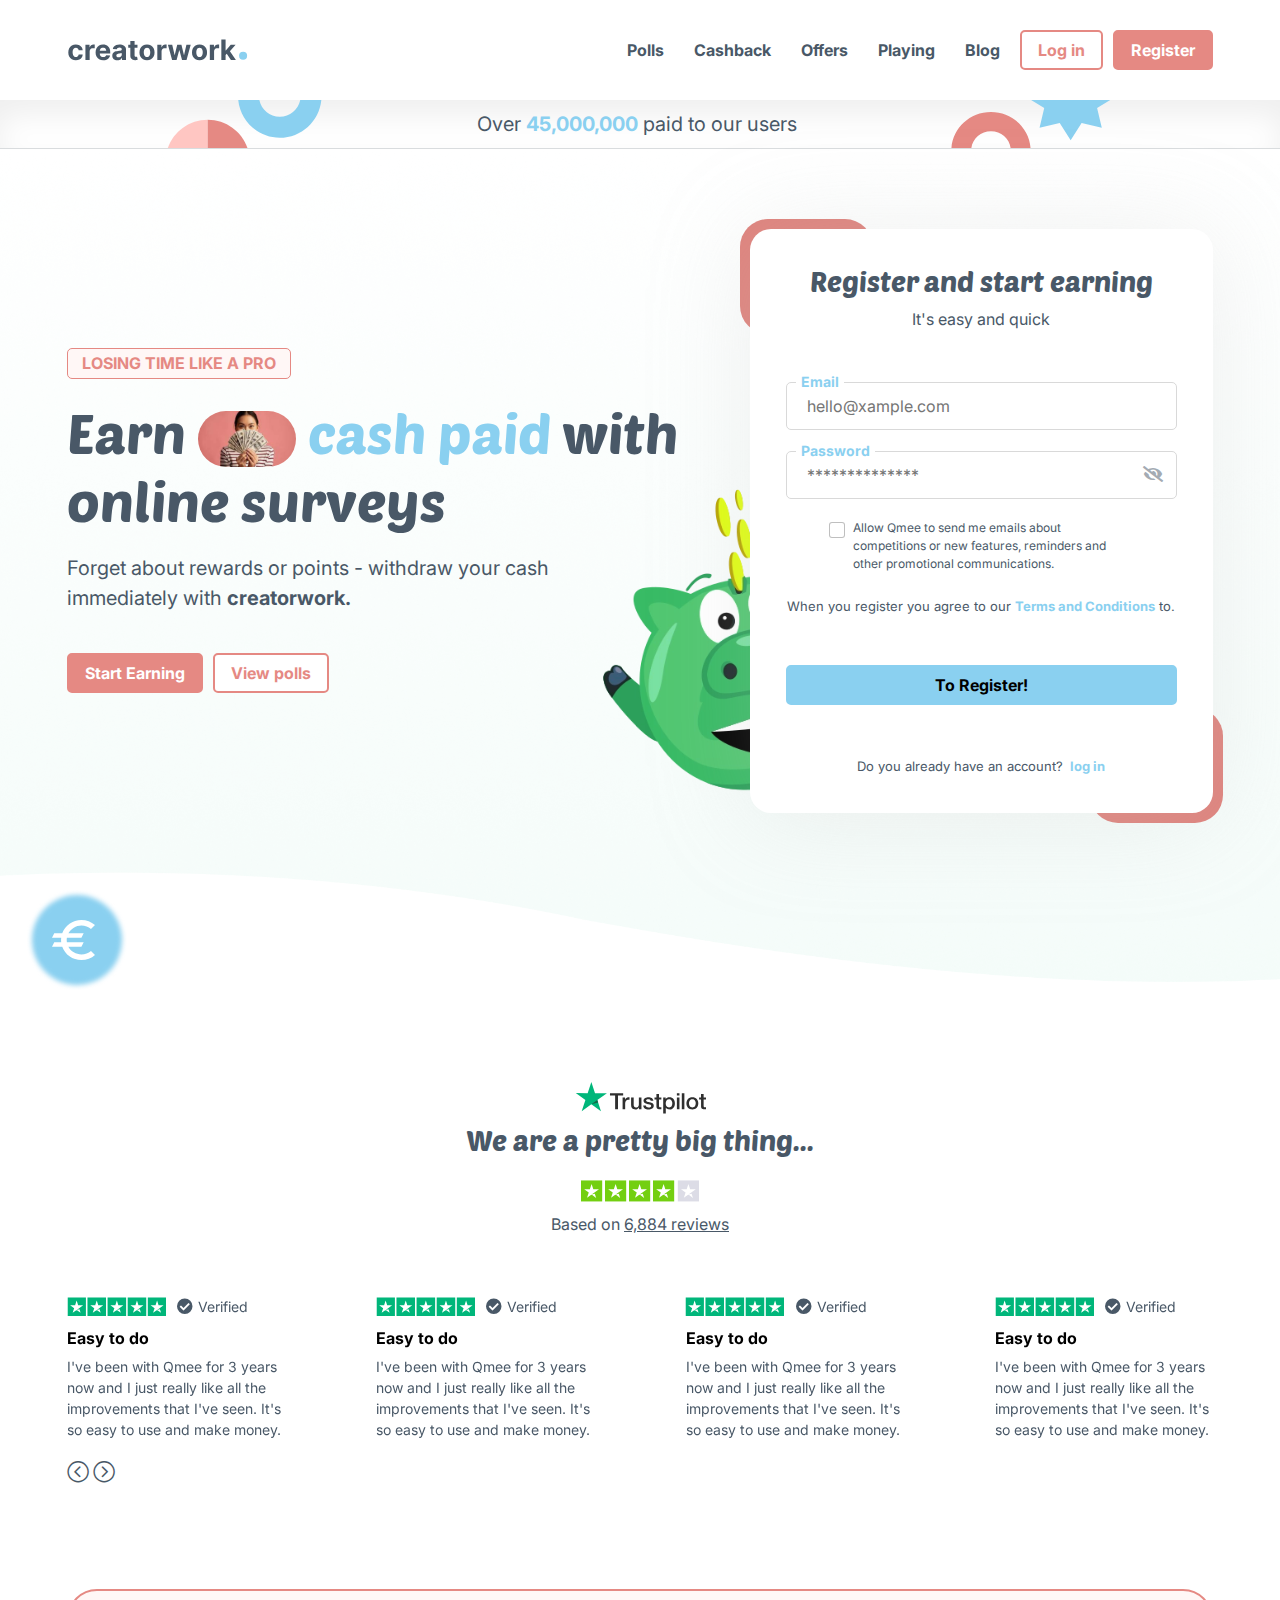
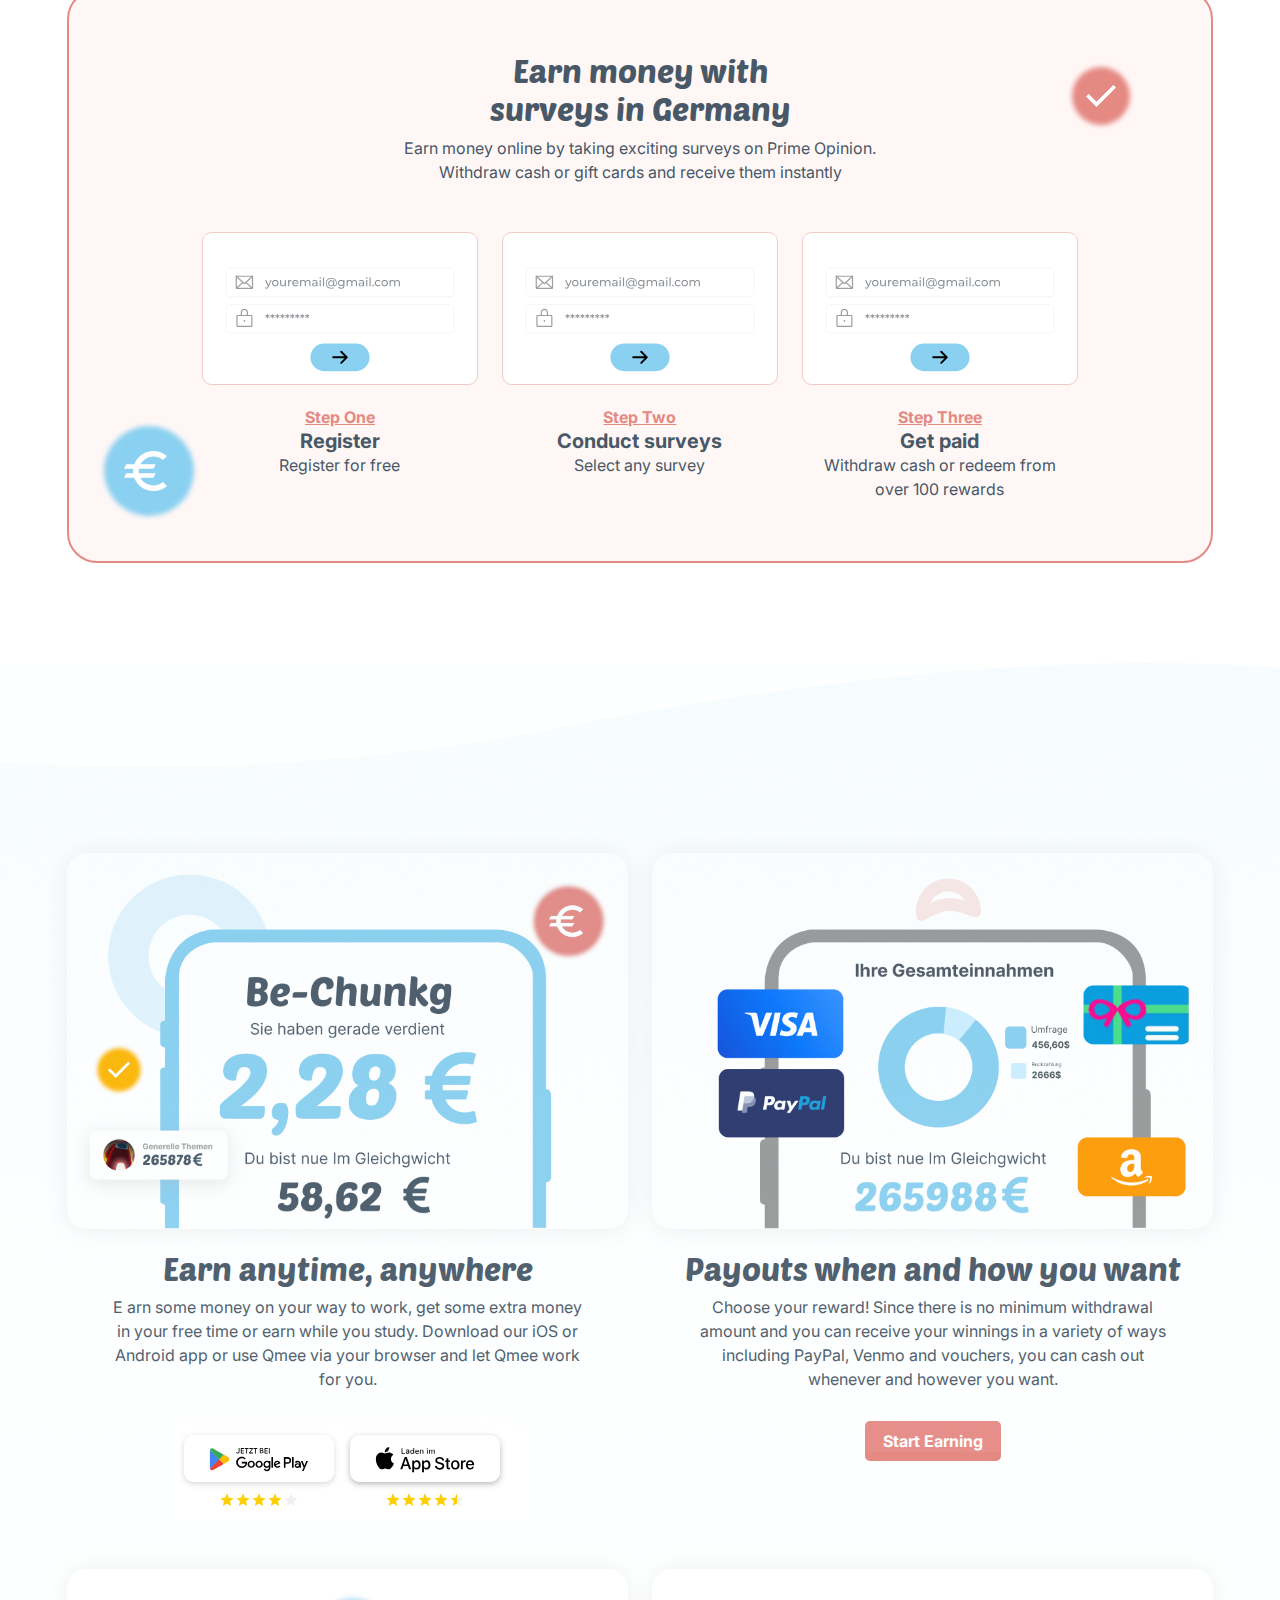
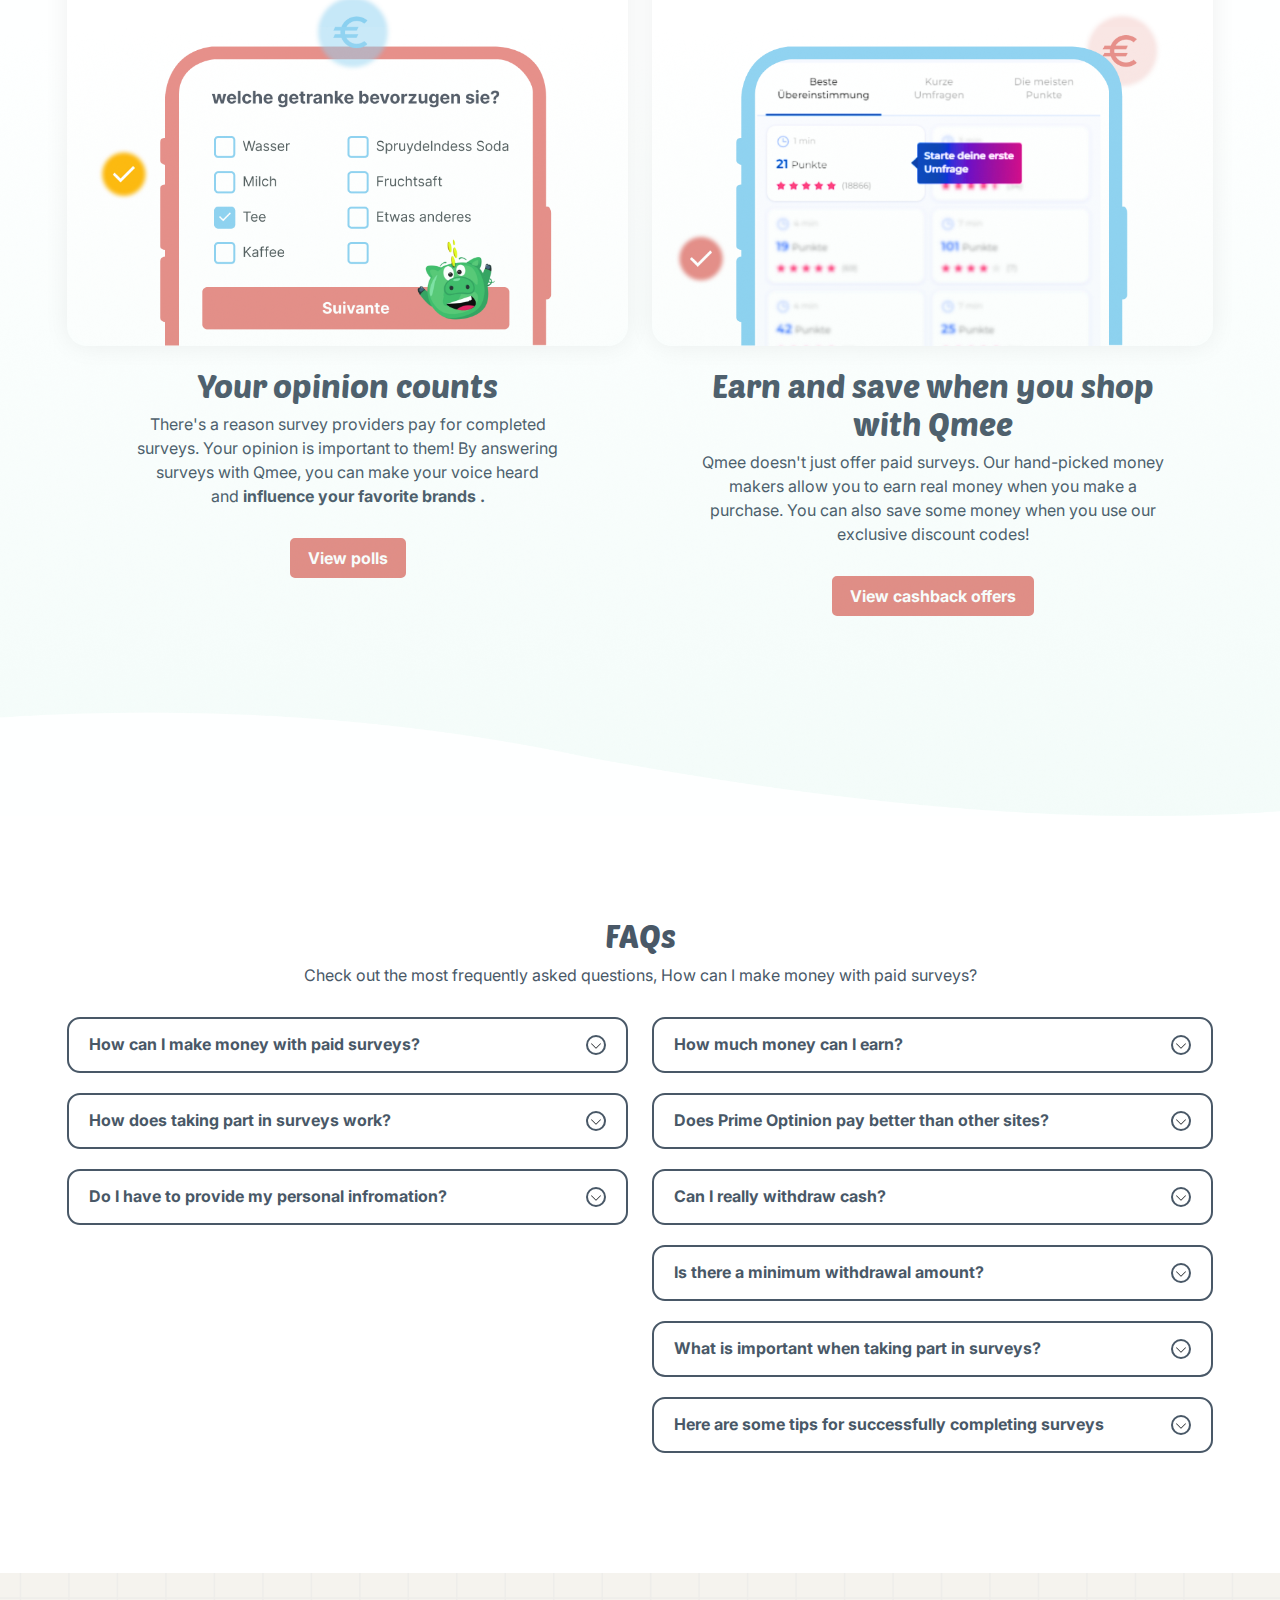
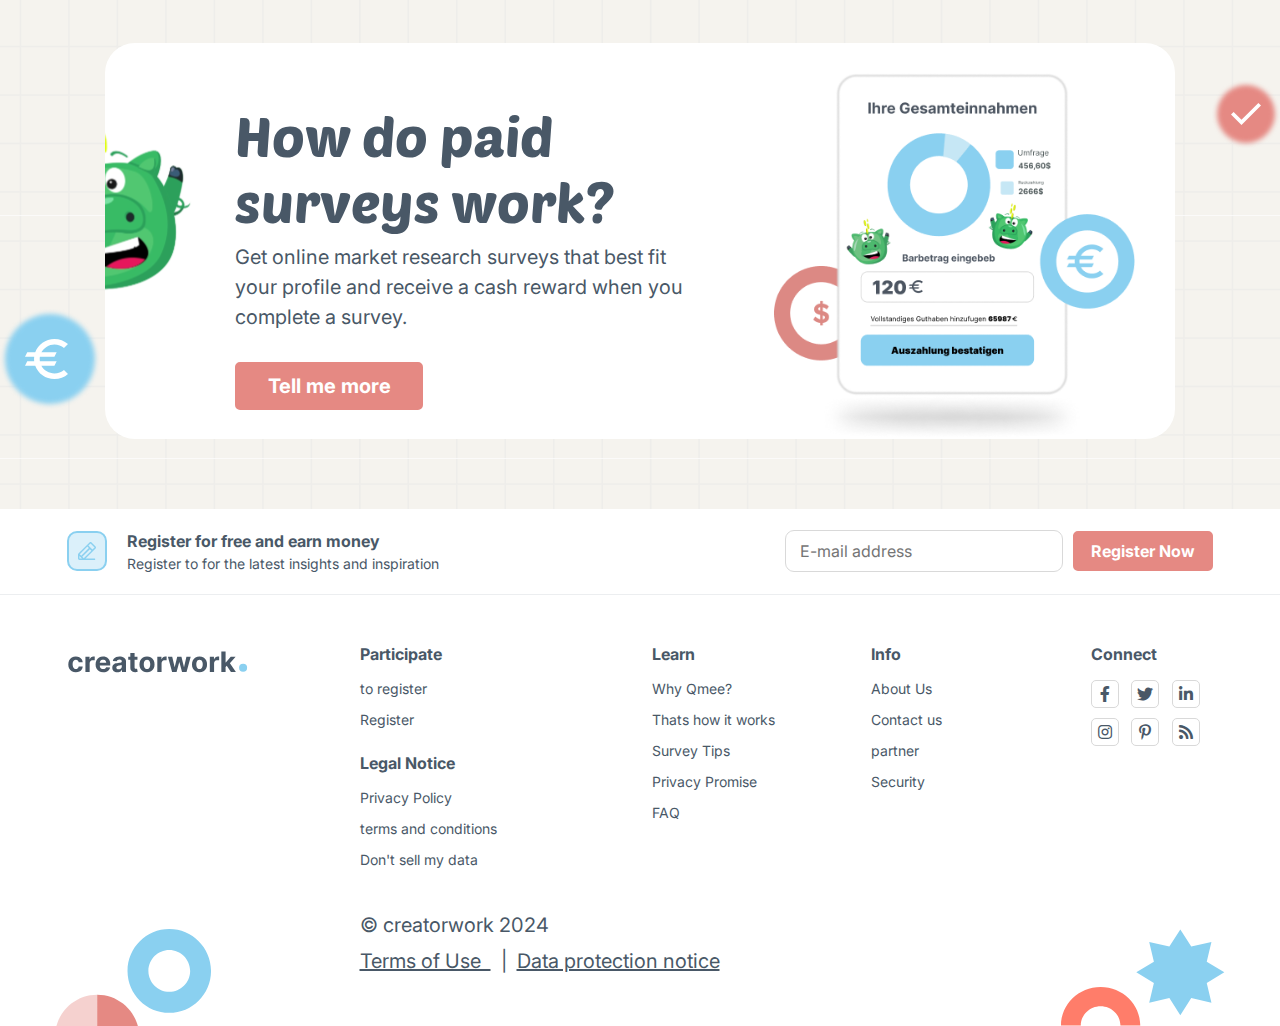
<file: index.html>
<!doctype html>
<html class="no-js" lang="">
    <head>
        <meta charset="utf-8">
        <meta http-equiv="x-ua-compatible" content="ie=edge">
        <title>Home</title>
        <meta name="description" content="">
        <meta name="viewport" content="width=device-width, initial-scale=1"> 
		<link rel="shortcut icon" type="image/x-icon" href="#">
        <!-- Place favicon.ico in the root directory -->
        
		<!-- CSS here -->
        <link rel="stylesheet" href="assets/css/bootstrap.min.css">
        <link rel="stylesheet" href="assets/css/own-carousel.min.css"> 
        <link rel="stylesheet" href="assets/css/fontawesome.min.css">  
        <link rel="stylesheet" href="assets/css/style.css">
        <link rel="stylesheet" href="assets/css/responsive.css">
    </head>
    <body>

       
    <!-- header-area START -->
    <div class="header-area">
        <div class="container lg">
            <div class="row align-items-center">
                <div class="col-lg-3 col-6 ">
                    <div class="logo-area">
                        <a href="index.html"><img src="assets/img/logo.svg" alt=""></a>
                    </div>
                </div>
                <div class="col-lg-9 d-none d-lg-block text-right">
                    <div class="menu-area">
                        <nav>
                            <ul id="nav">
                                <li><a href="#">Polls</a></li>
                                <li><a href="#">Cashback</a></li> 
                                <li><a href="#">Offers</a></li> 
                                <li><a href="#">Playing</a></li>  
                                <li><a href="#">Blog</a></li>   
                            </ul>
                        </nav>
                        <div class="header__btns">
                            <a href="#" class="thm_btn bordered">Log in</a>
                            <a href="#" class="thm_btn">Register</a>
                        </div>
                    </div>
                </div>
                
                <div class="col-6 d-block d-lg-none text-center">
                    <div class="bar__icon">
                        <button type="button" class="humbergar siteBar-btn" onclick="toggleClass()">
                            <span></span>
                        </button>
                    </div>
                </div>
            </div>
        </div>
    </div>
        <!-- mobile-menu START -->
        <div class="mobile-menu ">
          
            <nav> 
                <ul id="nav">
                    <li><a href="#">Polls</a></li>
                    <li><a href="#">Cashback</a></li> 
                    <li><a href="#">Offers</a></li> 
                    <li><a href="#">Playing</a></li>  
                    <li><a href="#">Blog</a></li>   
                </ul>
            </nav> 
            <div class="header__btns">
                <a href="#" class="thm_btn bordered">Log in</a>
                <a href="#" class="thm_btn">Register</a>
            </div>
        </div> 
    <!-- header-area END -->


    <main>


        <!---------paidUser Section START ---------->
        <section class="paidUser-Area">
            <div class="container">
                <div class="row">
                    <div class="col-lg-12">
                        <div class="paidUser__content">
                            <img src="assets/img/paidUser-img-left.svg" alt="">
                            <h5>Over <span>45,000,000</span> paid to our users</h5>
                            <img src="assets/img/paidUser-img-right.svg" alt="">
                        </div>
                    </div>
                </div>
            </div>
        </section>
        <!---------paidUser Section End ---------->


        <!---------hero Section START ---------->
        <section class="hero-area" style="background-image: url(./assets/img/hero-bg.png);">
            <img src="assets/img/euro-img.svg" class="euro-hero" alt="">
            <img src="assets/img/check.svg" class="check-hero" alt="">
            <div class="container">
                <div class="row">
                    <div class="col-lg-7">
                        <div class="hero__content">
                            <h6>Losing time like a pro</h6>
                            <h1 class="title">Earn    <img src="assets/img/text-img.svg" alt="">      <span>cash paid</span> with online surveys</h1>
                            <p>Forget about rewards or points - withdraw your cash immediately with <b>creatorwork.</b></p>
                            <div class="header__btns">
                                <a href="#" class="thm_btn ">Start Earning</a>
                                <a href="#" class="thm_btn bordered">View polls</a>
                            </div>
                        </div>
                    </div>
                    <div class="col-lg-5">
                        <div class="Register__form">
                            <img src="assets/img/sqr-shape.svg" class="sqr-shape-left" alt="">
                            <img src="assets/img/sqr-shape.svg" class="sqr-shape-right" alt="">
                            <img src="assets/img/oinq.svg" class="oinq" alt="">
                            <div class="Register__form__content">
                                <h3>Register and start earning</h3>
                                <p>It's easy and quick</p>
                                <div class="input__blk">
                                    <label for="">Email</label>
                                    <input type="text" placeholder="hello@xample.com">
                                </div>
                                <div class="input__blk">
                                    <label for="">Password</label>
                                    <input type="password" placeholder="**************">
                                    <button type="button" class="eye__btn"><i class="fas fa-eye-slash"></i></button>
                                </div>
                                <div class="form-check">
                                    <input class="form-check-input" type="checkbox" value="" id="flexCheckDefault">
                                    <label class="form-check-label" for="flexCheckDefault">
                                        Allow Qmee to send me emails about competitions or new features, reminders and other promotional communications.
                                    </label>
                                  </div>
                                <span>When you register you agree to our <a href="#">Terms and Conditions</a> to.</span>
                                <a href="#" class="thm_btn v2 w-100">To Register!</a>
                                <span>Do you already have an account? <a href="#"> log in</a></span>
                            </div>
                        </div>
                    </div>
                </div>
            </div>
        </section>
        <!---------hero Section End ---------->


        <!---------trustpilot Section START ---------->
        <section class="trustpilot-area">
            <div class="container">
                <div class="row">
                    <div class="col-lg-12">
                        <div class="trustpilot__title">
                            <img src="assets/img/trustpilot.svg" alt="">
                            <h3 class="title">We are a pretty big thing...</h3>
                            <ul>
                                <li><img src="assets/img/star-color.svg" alt=""></li>
                                <li><img src="assets/img/star-color.svg" alt=""></li>
                                <li><img src="assets/img/star-color.svg" alt=""></li>
                                <li><img src="assets/img/star-color.svg" alt=""></li>
                                <li><img src="assets/img/star-offcolor.svg" alt=""></li>
                            </ul>
                            <p>Based on <a href="">6,884 reviews</a></p>
                        </div>
                    </div>
                    <div class="col-lg-12 ">
                        <div class="reviwe__slider d-none">
                            <div class="reviwe__blk">
                                <div class="reviwe__top">
                                    <img src="assets/img/star-5.svg" alt="">
                                    <i class="fas fa-check-circle"></i>
                                    <small>Verified</small>
                                </div>
                                <h6>Easy to do</h6>
                                <p>I've been with Qmee for 3 years now and I just really like all the improvements that I've seen. It's so easy to use and make money.</p>
                            </div>
                            <div class="reviwe__blk">
                                <div class="reviwe__top">
                                    <img src="assets/img/star-5.svg" alt="">
                                    <i class="fas fa-check-circle"></i>
                                    <small>Verified</small>
                                </div>
                                <h6>Easy to do</h6>
                                <p>I've been with Qmee for 3 years now and I just really like all the improvements that I've seen. It's so easy to use and make money.</p>
                                <b>Showing our favorite reviews</b>
                            </div>
                            <div class="reviwe__blk">
                                <div class="reviwe__top">
                                    <img src="assets/img/star-5.svg" alt="">
                                    <i class="fas fa-check-circle"></i>
                                    <small>Verified</small>
                                </div>
                                <h6>Easy to do</h6>
                                <p>I've been with Qmee for 3 years now and I just really like all the improvements that I've seen. It's so easy to use and make money.</p>
                            </div>
                            <div class="reviwe__blk">
                                <div class="reviwe__top">
                                    <img src="assets/img/star-5.svg" alt="">
                                    <i class="fas fa-check-circle"></i>
                                    <small>Verified</small>
                                </div>
                                <h6>Easy to do</h6>
                                <p>I've been with Qmee for 3 years now and I just really like all the improvements that I've seen. It's so easy to use and make money.</p>
                            </div>
                            <div class="reviwe__blk">
                                <div class="reviwe__top">
                                    <img src="assets/img/star-5.svg" alt="">
                                    <i class="fas fa-check-circle"></i>
                                    <small>Verified</small>
                                </div>
                                <h6>Easy to do</h6>
                                <p>I've been with Qmee for 3 years now and I just really like all the improvements that I've seen. It's so easy to use and make money.</p>
                            </div>
                        </div>

                        <div class="own-carousel__container">
                            <div class="own-carousel__outer">
                                <div class="own-carousel">
                                    <div class="own-carousel__item">
                                        <div class="reviwe__blk">
                                            <div class="reviwe__top">
                                                <img src="assets/img/star-5.svg" alt="">
                                                <i class="fas fa-check-circle"></i>
                                                <small>Verified</small>
                                            </div>
                                            <h6>Easy to do</h6>
                                            <p>I've been with Qmee for 3 years now and I just really like all the improvements that I've seen. It's so easy to use and make money.</p>
                                        </div>
                                    </div>
                                    <div class="own-carousel__item">
                                        <div class="reviwe__blk">
                                            <div class="reviwe__top">
                                                <img src="assets/img/star-5.svg" alt="">
                                                <i class="fas fa-check-circle"></i>
                                                <small>Verified</small>
                                            </div>
                                            <h6>Easy to do</h6>
                                            <p>I've been with Qmee for 3 years now and I just really like all the improvements that I've seen. It's so easy to use and make money.</p>
                                        </div>
                                    </div>
                                    <div class="own-carousel__item">
                                        <div class="reviwe__blk">
                                            <div class="reviwe__top">
                                                <img src="assets/img/star-5.svg" alt="">
                                                <i class="fas fa-check-circle"></i>
                                                <small>Verified</small>
                                            </div>
                                            <h6>Easy to do</h6>
                                            <p>I've been with Qmee for 3 years now and I just really like all the improvements that I've seen. It's so easy to use and make money.</p>
                                        </div>
                                    </div>
                                    <div class="own-carousel__item">
                                        <div class="reviwe__blk">
                                            <div class="reviwe__top">
                                                <img src="assets/img/star-5.svg" alt="">
                                                <i class="fas fa-check-circle"></i>
                                                <small>Verified</small>
                                            </div>
                                            <h6>Easy to do</h6>
                                            <p>I've been with Qmee for 3 years now and I just really like all the improvements that I've seen. It's so easy to use and make money.</p>
                                        </div>
                                    </div>
                                    <div class="own-carousel__item">
                                        <div class="reviwe__blk">
                                            <div class="reviwe__top">
                                                <img src="assets/img/star-5.svg" alt="">
                                                <i class="fas fa-check-circle"></i>
                                                <small>Verified</small>
                                            </div>
                                            <h6>Easy to do</h6>
                                            <p>I've been with Qmee for 3 years now and I just really like all the improvements that I've seen. It's so easy to use and make money.</p>
                                        </div>
                                    </div>
                                    <div class="own-carousel__item">
                                        <div class="reviwe__blk">
                                            <div class="reviwe__top">
                                                <img src="assets/img/star-5.svg" alt="">
                                                <i class="fas fa-check-circle"></i>
                                                <small>Verified</small>
                                            </div>
                                            <h6>Easy to do</h6>
                                            <p>I've been with Qmee for 3 years now and I just really like all the improvements that I've seen. It's so easy to use and make money.</p>
                                        </div>
                                    </div>
                                    <div class="own-carousel__item">
                                        <div class="reviwe__blk">
                                            <div class="reviwe__top">
                                                <img src="assets/img/star-5.svg" alt="">
                                                <i class="fas fa-check-circle"></i>
                                                <small>Verified</small>
                                            </div>
                                            <h6>Easy to do</h6>
                                            <p>I've been with Qmee for 3 years now and I just really like all the improvements that I've seen. It's so easy to use and make money.</p>
                                        </div>
                                    </div>
                                </div>
                            </div>
                            <div class="own-carousel__control">
                                <button class="control__prev"><i class="fal fa-chevron-circle-left"></i></button>
                                <button class="control__next"><i class="fal fa-chevron-circle-right"></i></button>
                            </div>
                        </div>
                    </div>
                </div>
            </div>
        </section>
        <!---------trustpilot Section End ---------->



        <!---------Earn Section START ---------->
        <section class="Earn-area ">
            <div class="container">
                <div class="Earn__wrp">
                    <img src="assets/img/check.svg" class="check-Earn-img" alt="">
                    <img src="assets/img/euro-img.svg" class="euro-Earn-img" alt="">
                    <div class="row">
                        <div class="col-lg-12">
                            <div class="Earn__title">
                                <h3 class="title">Earn money with <br>
                                    surveys in Germany</h3>
                                <p>Earn money online by taking exciting surveys on Prime Opinion. Withdraw cash or gift cards and receive them instantly</p>
                            </div>
                        </div>
                        <div class="col-lg-4">
                            <div class="Earn__blk">
                                <img src="assets/img/step-1.svg" alt="">
                                <a href="#">Step One</a>
                                <h5>Register</h5>
                                <p>Register for free</p>
                            </div>
                        </div>
                        <div class="col-lg-4">
                            <div class="Earn__blk">
                                <img src="assets/img/step-1.svg" alt="">
                                <a href="#">Step Two</a>
                                <h5>Conduct surveys</h5>
                                <p>Select any survey</p>
                            </div>
                        </div>
                        <div class="col-lg-4">
                            <div class="Earn__blk">
                                <img src="assets/img/step-1.svg" alt="">
                                <a href="#">Step Three</a>
                                <h5>Get paid</h5>
                                <p>Withdraw cash or redeem from over 100 rewards</p>
                            </div>
                        </div>
                    </div>
                </div>
            </div>
        </section>
        <!---------Earn Section End ---------->



        <!---------service Section START ---------->
        <section class="service-area">
            <div class="container">
                <div class="row">
                    <div class="col-lg-6">
                        <div class="service__blk">
                            <i>
                                <img src="assets/img/svc-1.png" alt="">
                            </i>
                            <h3 class="title">Earn anytime, anywhere</h3>
                            <p>E arn some money on your way to work, get some extra money in your free time or earn while you study. Download our iOS or Android app or use Qmee via your browser and let Qmee work for you.</p>
                            <div class="appStore__link">
                                <a href="#">
                                    <img src="assets/img/appStore-img.png" alt="">
                                </a>
                            </div>
                        </div>
                    </div>
                    <div class="col-lg-6">
                        <div class="service__blk">
                            <i>
                                <img src="assets/img/svc-2.png" alt="">
                            </i>
                            <h3 class="title">Payouts when and how you want</h3>
                            <p>Choose your reward! Since there is no minimum withdrawal amount and you can receive your winnings in a variety of ways including PayPal, Venmo and vouchers, you can cash out whenever and however you want.</p>
                            <a href="#" class="thm_btn">Start Earning</a>
                        </div>
                    </div>
                    <div class="col-lg-6">
                        <div class="service__blk">
                            <i>
                                <img src="assets/img/svc-3.png" alt="">
                            </i>
                            <h3 class="title">Your opinion counts</h3>
                            <p>There's a reason survey providers pay for completed surveys. Your opinion is important to them! By answering surveys with Qmee, you can make your voice heard and <b>influence your favorite brands .</b></p>
                            <a href="#" class="thm_btn">View polls</a>
                        </div>
                    </div>
                    <div class="col-lg-6">
                        <div class="service__blk">
                            <i>
                                <img src="assets/img/svc-4.png" alt="">
                            </i>
                            <h3 class="title">Earn and save when you shop <br> with Qmee</h3>
                            <p>Qmee doesn't just offer paid surveys. Our hand-picked money makers allow you to earn real money when you make a purchase. You can also save some money when you use our exclusive discount codes!</p>
                            <a href="#" class="thm_btn">View cashback offers</a>
                        </div>
                    </div>
                </div>
            </div>
        </section>
        <!---------service Section End ---------->



        <!---------faq Section START ---------->
        <section class="faq-area">
            <div class="container">
                <div class="row" id="accordionFlushExample">
                    <div class="col-lg-12">
                        <div class="faq__title">
                            <h3 class="title">FAQs</h3>
                            <p>Check out the most frequently asked questions, How can I make money with paid surveys?</p>
                        </div>
                    </div>
                    <div class="col-lg-6">
                        <div class="faq__accordion">
                            <div class="accordion accordion-flush" >
                                <div class="accordion-item">
                                  <h2 class="accordion-header" id="flush-headingOne">
                                    <button class="accordion-button collapsed" type="button" data-bs-toggle="collapse" data-bs-target="#flush-collapseOne" aria-expanded="false" aria-controls="flush-collapseOne">
                                        How can I make money with paid surveys?
                                    </button>
                                  </h2>
                                  <div id="flush-collapseOne" class="accordion-collapse collapse" aria-labelledby="flush-headingOne" data-bs-parent="#accordionFlushExample">
                                    <div class="accordion-body">
                                        <p>Prime Opinion is a free website where you can earn real money for paid surveys. Simply sign up with your email address and start earning money today. You can start earning money as soon as you register. The average user withdraws their first money on the same day!</p>
                                        <p>You can take surveys online anywhere, from your phone or computer.</p>
                                    </div>
                                  </div>
                                </div>
                                <div class="accordion-item">
                                  <h2 class="accordion-header" id="flush-headingTwo">
                                    <button class="accordion-button collapsed" type="button" data-bs-toggle="collapse" data-bs-target="#flush-collapseTwo" aria-expanded="false" aria-controls="flush-collapseTwo">
                                        How does taking part in surveys work?
                                    </button>
                                  </h2>
                                  <div id="flush-collapseTwo" class="accordion-collapse collapse" aria-labelledby="flush-headingTwo" data-bs-parent="#accordionFlushExample">
                                    <div class="accordion-body">
                                        <p>Prime Opinion is a free website where you can earn real money for paid surveys. Simply sign up with your email address and start earning money today. You can start earning money as soon as you register. The average user withdraws their first money on the same day!</p>
                                        <p>You can take surveys online anywhere, from your phone or computer.</p>
                                    </div>
                                  </div>
                                </div>
                                <div class="accordion-item">
                                  <h2 class="accordion-header" id="flush-headingThree">
                                    <button class="accordion-button collapsed" type="button" data-bs-toggle="collapse" data-bs-target="#flush-collapseThree" aria-expanded="false" aria-controls="flush-collapseThree">
                                        Do I have to provide my personal infromation?
                                    </button>
                                  </h2>
                                  <div id="flush-collapseThree" class="accordion-collapse collapse" aria-labelledby="flush-headingThree" data-bs-parent="#accordionFlushExample">
                                    <div class="accordion-body">
                                        <p>Prime Opinion is a free website where you can earn real money for paid surveys. Simply sign up with your email address and start earning money today. You can start earning money as soon as you register. The average user withdraws their first money on the same day!</p>
                                        <p>You can take surveys online anywhere, from your phone or computer.</p>
                                    </div>
                                  </div>
                                </div>
                              </div>
                        </div>
                    </div>
                    <div class="col-lg-6">
                        <div class="faq__accordion">
                            <div class="accordion accordion-flush" >
                                <div class="accordion-item">
                                  <h2 class="accordion-header" id="flush-headingOneV2">
                                    <button class="accordion-button collapsed" type="button" data-bs-toggle="collapse" data-bs-target="#flush-collapseOneV2" aria-expanded="false" aria-controls="flush-collapseOneV2">
                                        How much money can I earn?
                                    </button>
                                  </h2>
                                  <div id="flush-collapseOneV2" class="accordion-collapse collapse" aria-labelledby="flush-headingOneV2" data-bs-parent="#accordionFlushExample">
                                    <div class="accordion-body">
                                        <p>Prime Opinion is a free website where you can earn real money for paid surveys. Simply sign up with your email address and start earning money today. You can start earning money as soon as you register. The average user withdraws their first money on the same day!</p>
                                        <p>You can take surveys online anywhere, from your phone or computer.</p>
                                    </div>
                                  </div>
                                </div>
                                <div class="accordion-item">
                                  <h2 class="accordion-header" id="flush-headingTwoV2">
                                    <button class="accordion-button collapsed" type="button" data-bs-toggle="collapse" data-bs-target="#flush-collapseTwoV2" aria-expanded="false" aria-controls="flush-collapseTwoV2">
                                        Does Prime Optinion pay better than other sites?
                                    </button>
                                  </h2>
                                  <div id="flush-collapseTwoV2" class="accordion-collapse collapse" aria-labelledby="flush-headingTwoV2" data-bs-parent="#accordionFlushExample">
                                    <div class="accordion-body">
                                        <p>Prime Opinion is a free website where you can earn real money for paid surveys. Simply sign up with your email address and start earning money today. You can start earning money as soon as you register. The average user withdraws their first money on the same day!</p>
                                        <p>You can take surveys online anywhere, from your phone or computer.</p>
                                    </div>
                                  </div>
                                </div>
                                <div class="accordion-item">
                                  <h2 class="accordion-header" id="flush-headingThreeV2">
                                    <button class="accordion-button collapsed" type="button" data-bs-toggle="collapse" data-bs-target="#flush-collapseThreeV2" aria-expanded="false" aria-controls="flush-collapseThreeV2">
                                        Can I really withdraw cash?
                                    </button>
                                  </h2>
                                  <div id="flush-collapseThreeV2" class="accordion-collapse collapse" aria-labelledby="flush-headingThreeV2" data-bs-parent="#accordionFlushExample">
                                    <div class="accordion-body">
                                        <p>Prime Opinion is a free website where you can earn real money for paid surveys. Simply sign up with your email address and start earning money today. You can start earning money as soon as you register. The average user withdraws their first money on the same day!</p>
                                        <p>You can take surveys online anywhere, from your phone or computer.</p>
                                    </div>
                                  </div>
                                </div>
                                <div class="accordion-item">
                                  <h2 class="accordion-header" id="flush-headingFourV2">
                                    <button class="accordion-button collapsed" type="button" data-bs-toggle="collapse" data-bs-target="#flush-collapseFourV2" aria-expanded="false" aria-controls="flush-collapseFourV2">
                                        Is there a minimum withdrawal amount?
                                    </button>
                                  </h2>
                                  <div id="flush-collapseFourV2" class="accordion-collapse collapse" aria-labelledby="flush-headingFourV2" data-bs-parent="#accordionFlushExample">
                                    <div class="accordion-body">
                                        <p>Prime Opinion is a free website where you can earn real money for paid surveys. Simply sign up with your email address and start earning money today. You can start earning money as soon as you register. The average user withdraws their first money on the same day!</p>
                                        <p>You can take surveys online anywhere, from your phone or computer.</p>
                                    </div>
                                  </div>
                                </div>
                                <div class="accordion-item">
                                  <h2 class="accordion-header" id="flush-headingFiveV2">
                                    <button class="accordion-button collapsed" type="button" data-bs-toggle="collapse" data-bs-target="#flush-collapseFiveV2" aria-expanded="false" aria-controls="flush-collapseFiveV2">
                                        What is important when taking part in surveys?
                                    </button>
                                  </h2>
                                  <div id="flush-collapseFiveV2" class="accordion-collapse collapse" aria-labelledby="flush-headingFiveV2" data-bs-parent="#accordionFlushExample">
                                    <div class="accordion-body">
                                        <p>Prime Opinion is a free website where you can earn real money for paid surveys. Simply sign up with your email address and start earning money today. You can start earning money as soon as you register. The average user withdraws their first money on the same day!</p>
                                        <p>You can take surveys online anywhere, from your phone or computer.</p>
                                    </div>
                                  </div>
                                </div>
                                <div class="accordion-item">
                                  <h2 class="accordion-header" id="flush-headingSixV2">
                                    <button class="accordion-button collapsed" type="button" data-bs-toggle="collapse" data-bs-target="#flush-collapseSixV2" aria-expanded="false" aria-controls="flush-collapseSixV2">
                                        Here are some tips for successfully completing surveys
                                    </button>
                                  </h2>
                                  <div id="flush-collapseSixV2" class="accordion-collapse collapse" aria-labelledby="flush-headingSixV2" data-bs-parent="#accordionFlushExample">
                                    <div class="accordion-body">
                                        <p>Prime Opinion is a free website where you can earn real money for paid surveys. Simply sign up with your email address and start earning money today. You can start earning money as soon as you register. The average user withdraws their first money on the same day!</p>
                                        <p>You can take surveys online anywhere, from your phone or computer.</p>
                                    </div>
                                  </div>
                                </div>
                            </div>
                        </div>
                    </div>
                </div>
            </div>
        </section>
        <!---------faq Section End ---------->


        <!---------survey Section START ---------->
        <section class="survey-area">
            <img src="assets/img/check.svg" class="survey-check" alt="">
            <img src="assets/img/euro-img.svg" class="survey-euro" alt="">
            <div class="container">
                <div class="survey__wrp">
                    <img src="assets/img/oinq.svg" class="survey-oinq" alt="">
                    <div class="row">
                        <div class="col-lg-7">
                            <div class="survey__content">
                                <h1 class="title">How do paid <br> surveys work?</h1>
                                <p>Get online market research surveys that best fit your profile and receive a cash reward when you complete a survey.</p>
                                <a href="#" class="thm_btn">Tell me more</a>
                            </div>
                        </div>
                        <div class="col-lg-5">
                            <div class="survey-img">
                                <img src="assets/img/survey-img.png" alt="">
                            </div>
                        </div>
                    </div>
                </div>
            </div>
        </section>
        <!---------survey Section End ---------->



    </main>

        <!---------footer Section START ---------->
        <footer class="footer-area">
            <div class="footer__top">
                <div class="container">
                    <div class="row">
                        <div class="col-lg-6">
                            <div class="Footer-Register">
                                <i><img src="assets/img/pen.svg" alt=""></i>
                                <div class="">
                                    <b>Register for free and earn money</b>
                                    <p>Register to for the latest insights and inspiration</p>
                                </div>
                            </div>
                        </div>
                        <div class="col-lg-6">
                            <div class="Footer__src">
                                <input type="text" placeholder="E-mail address">
                                <a href="#" class="thm_btn">Register Now</a>
                            </div>
                        </div>
                    </div>
                </div>
            </div>
            <hr>
            <div class="container position-relative">
                <img src="assets/img/f-left.svg" class="f-left" alt="">
                <img src="assets/img/f-right.svg" class="f-right" alt="">
                <div class="row">
                    <div class="col-lg-3">
                        <div class="f__logo">
                            <a href="#"><img src="assets/img/logo.svg" alt=""></a>
                        </div>
                    </div>
                    <div class="col-lg-9">
                        <div class="footer__wrp">
                            <div class="row">
                                <div class="col-lg-4 col-md-4">
                                    <div class="footer__nav">
                                        <ul class="mb-4">
                                            <li><h6>Participate</h6></li>
                                            <li><a href="#">to register</a></li>
                                            <li><a href="#">Register</a></li>
                                        </ul>
                                        <ul>
                                            <li><h6>Legal Notice</h6></li>
                                            <li><a href="#">Privacy Policy</a></li>
                                            <li><a href="#">terms and conditions </a></li>
                                            <li><a href="#">Don't sell my data</a></li>
                                        </ul>
                                    </div>
                                </div>
                                <div class="col-lg-3 col-md-3">
                                    <div class="footer__nav">
                                        <ul>
                                            <li><h6>Learn</h6></li>
                                            <li><a href="#">Why Qmee? </a></li>
                                            <li><a href="#">Thats how it works</a></li>
                                            <li><a href="#">Survey Tips</a></li>
                                            <li><a href="#">Privacy Promise</a></li>
                                            <li><a href="#">FAQ</a></li>
                                        </ul>
                                    </div>
                                </div>
                                <div class="col-lg-3 col-md-3">
                                    <div class="footer__nav">
                                        <ul>
                                            <li><h6>Info</h6></li>
                                            <li><a href="#">About Us</a></li>
                                            <li><a href="#">Contact us</a></li>
                                            <li><a href="#">partner</a></li>
                                            <li><a href="#">Security</a></li>
                                        </ul>
                                    </div>
                                </div>
                                <div class="col-lg-2 col-md-2">
                                    <div class="social__nav ">
                                        <h6>Connect</h6>
                                        <ul>
                                            <li><a href="#"><i class="fab fa-facebook-f"></i></a></li>
                                            <li><a href="#"><i class="fab fa-twitter"></i></a></li>
                                            <li><a href="#"><i class="fab fa-linkedin-in"></i></a></li>
                                            <li><a href="#"><i class="fab fa-instagram"></i></a></li>
                                            <li><a href="#"><i class="fab fa-pinterest-p"></i></a></li>
                                            <li><a href="#"><i class="fas fa-rss"></i></a></li>
                                        </ul>
                                    </div>
                                </div>
                                <div class="col-lg-12">
                                    <div class="footer__btm">
                                        <p>© creatorwork 2024</p>
                                        <div class="flex">
                                            <a href="#">Terms of Use  </a>
                                            <span>|</span>
                                            <a href="#">Data protection notice</a>
                                        </div>
                                    </div>
                                </div>
                            </div>
                        </div>
                    </div>
                </div>
            </div>
        </footer>
        <!---------footer Section End ---------->
    
		<!-- JS here --> 
        <script src="assets/js/popper.min.js"></script>
        <script src="assets/js/bootstrap.min.js"></script>
        <script src="assets/js/own-carousel.min.js"></script> 
<script>
let p = document.querySelector('.siteBar-btn');
let mNav = document.querySelector('.mobile-menu');
let body = document.querySelector('body');

function toggleClass() {
  p.classList.toggle('active');
  mNav.classList.toggle('siteBar');
  body.classList.toggle('overflow-hidden');
}


</script>
<script>
  document.addEventListener("DOMContentLoaded", () => {
    document.querySelector(".own-carousel__container").ownCarousel({
        loop: true,
        nav: true,
        itemPerRow:4, 
        itemWidth:19,
        responsive: {
            1000: [4, 24],
            800: [3, 33],
            600: [2, 49],
            400: [1, 100]
        },
    });
    responsive();
});
</script>
    </body>
</html>
</file>
<file: assets/css/style.css>
/*   Theme default css */
@import url('https://fonts.googleapis.com/css2?family=Inter:wght@100..900&display=swap');
/* ======font family=========
font-family: "Inter", sans-serif;
*/

@font-face {
  font-family: PoetsenOne-Regular;
  src: url(../font-family/PoetsenOne-Regular.ttf);
  font-style: normal;
}

:root {

  --thmColor: #E58983;
  --thmColor2: #8AD0F0;
  --textColor: #495867;

  --f18: 18px;
  --f20: 20px;
  --f22: 22px;
  --f24: 24px;
  --f28: 28px;
  --f30: 30px;
  --f32: 32px;
  --f36: 36px;
  --f40: 40px;
  --f48: 48px;

}


body {
  font-weight: 400;
  font-size: 16px;
  margin: 0;
  padding: 0;
  font-family: "Inter", sans-serif;
  color: var(--textColor);
}

img {
  max-width: 100%;
}

button {
  cursor: pointer;
  border: none;
  padding: 0;
  background: none;
}

a:focus,
button:focus {
  text-decoration: none;
  outline: none;
}

a:focus,
a:hover {
  text-decoration: none;
}

a,
button {
  color: inherit;
  outline: medium none;
  text-decoration: none;
}

button:focus,
input:focus,
input:focus,
textarea,
textarea:focus {
  outline: 0;
}


h1,
h2,
h3,
h4,
h5,
h6 {
  margin-top: 0px;
  font-weight: 700;
}

h1 a,
h2 a,
h3 a,
h4 a,
h5 a,
h6 a {
  color: inherit;
}

h1 {
  font-size: 40px;
}

h2 {
  font-size: 35px;
}

h3 {
  font-size: var(--f28);
}

h4 {
  font-size: 22px;
}

h5 {
  font-size: var(--f20);
}

h6 {
  font-size: 16px;
}

ul {
  margin: 0px;
  padding: 0px;
}

li {
  list-style: none;
}

.pb_150 {
  padding-bottom: 150px;
}

.pb_100 {
  padding-bottom: 100px;
}

.pb_50 {
  padding-bottom: 50px;
}

.pt_150 {
  padding-top: 150px;
}

.pt_100 {
  padding-top: 100px;
}

.pt_50 {
  padding-top: 50px;
}

.mb_150 {
  margin-bottom: 150px;
}

.mb_100 {
  margin-bottom: 100px;
}

.mb_50 {
  margin-bottom: 50px;
}

.mt_150 {
  margin-top: 150px;
}

.mt_100 {
  margin-top: 100px;
}

.mt_50 {
  margin-top: 50px;
}

.title {
  font-family: PoetsenOne-Regular;
  font-weight: normal;
}

.thm_btn {
  padding: 10px 16px;
  background: var(--thmColor);
  color: #fff;
  font-weight: 700;
  border-radius: 5px;
  display: inline-block;
  border: 2px solid var(--thmColor);
  line-height: 1;
}

.thm_btn.bordered {
  background: no-repeat;
  color: var(--thmColor);
  background: #FFFFFF;
}

/* default-css END 
================================== */



.header-area {
  padding: 30px 0;
  width: 100%;
  background: #fff;
}

.menu-area nav ul li {
  list-style: none;
  display: inline-block;
}

.menu-area nav ul li a {
  font-size: 16px;
  display: inline-block;
  position: relative;
  font-weight: 700;
  transition: all .3s;
}

.menu-area nav ul li a:hover {
  color: var(--thmColor);
}

.menu-area {
  display: flex;
  align-items: center;
  justify-content: end;
  gap: 20px;
}

.menu-area ul {
  display: flex;
  align-items: center;
  gap: 30px;
}

/* humbergar */
.humbergar {
  cursor: pointer;
  display: block;
  max-width: 100%;
  height: 100%;
  display: flex;
  align-items: center;
  justify-content: center;
}

.humbergar span,
.humbergar span:before,
.humbergar span:after {
  cursor: pointer;
  border-radius: 1px;
  height: 2px;
  width: 20px;
  background: var(--textColor);
  position: relative;
  display: block;
  content: '';
  transition: all 250ms ease-in-out;
}

.bar__icon {
  margin-left: auto;
  background: var(--thmColor2);
  width: 32px;
  height: 32px;
  display: flex;
  align-items: center;
  justify-content: center;
  border-radius: 50%;
}

.humbergar span:before {
  top: -6px;
}

.humbergar span:after {
  bottom: -4px;
}

.humbergar.active span {
  background-color: transparent;
}

.humbergar.active span:before {
  top: 0px;
  transform: rotate(44deg);
}

.humbergar.active span:after {
  bottom: 2px;
  transform: rotate(-45deg);
}

/* humbarger END */


/* mobile-menu START */
.mobile-menu {
  position: fixed;
  width: 320px;
  height: calc(100vh - 50px);
  background: #ffffff;
  z-index: 99;
  box-shadow: 3px 26px 9px -1px #7373732e;
  top: 65px;
  left: 0;
  transition: .3s;
  margin-left: -400px;
  padding-left: 40px;
  padding-top: 20px;
}

.mobile-menu.v2 ul li a {
    display: flex;
    align-items: center;
    gap: 10px;
}

.mobile-menu .header__btns {
  flex-direction: column;
  align-items: self-start;
  margin-top: 20px;
}

.mobile-menu .header__btns a {
  width: 100%;
  text-align: center;
  max-width: 250px;
  align-items: start;
}

.siteBar {
  margin-left: 0;
}

.mobile-menu ul#pills-tab {
  margin-top: 90px;
  margin-bottom: 35px !important;
  display: block;
}

.mobile-menu nav ul li {
  list-style: none;
  display: block;
}

.mobile-menu nav ul li a {
  color: #272835;
  font-size: 16px;
  line-height: 40px;
  transition: .3s;
}

.mobile-menu a.bars {
  position: absolute;
  right: 20px;
  top: 15px;
  width: 40px;
  height: 40px;
  text-align: center;
  line-height: 40px;
  border-radius: 50%;
  font-size: 32px;
  color: rgb(255, 0, 43);
}

/* Header section END */


/*============paidUser Area Start =============*/
.paidUser-Area {
  background: #fff;
  border-bottom: 1px solid #D9DCDE;
  box-shadow: inset 0 15px 30px #0001;
}

.container {
  max-width: 1170px;
}

.paidUser__content {
  display: flex;
  align-items: center;
  justify-content: space-between;
  max-width: 950px;
  margin: auto;
}

.paidUser__content h5 {
  margin: 0;
  font-weight: 400;
}

.paidUser__content h5 span {
  font-weight: 700;
  color: var(--thmColor2);
}

/*============paidUser Area End =============*/


/*============hero Area Start =============*/
.hero-area {
  background-size: cover;
  background-position: bottom;
  padding: 80px 0 169px;
}

img.euro-hero {
  position: absolute;
  bottom: 170px;
  left: 100px;
}

.hero-area .row {
  align-items: center;
}

.check-hero {
  position: absolute;
  right: 70px;
  top: 40%;
}

.hero__content {
  max-width: 620px;
}

.hero__content p {
  font-size: var(--f20);
  max-width: 500px;
  margin-bottom: var(--f40);
}

.hero__content h1 {}

.hero__content h6 {
  width: max-content;
  color: var(--thmColor);
  border: 1px solid var(--thmColor);
  background: #FFF7F6;
  padding: 5px 14px;
  border-radius: 5px;
  text-transform: uppercase;
}

.hero__content h1 {
  font-size: 55px;
  margin: 20px 0;
  line-height: normal;
}

.hero__content h1 span {
  color: var(--thmColor2);
}

.header__btns {
  display: flex;
  align-items: center;
  gap: 10px;
}

.header__btns {}

.thm_btn {}

.bordered {}

.Register__form {
  position: relative;
  z-index: 9;
  max-width: 470px;
  margin-left: auto;
}

.Register__form__content {
  z-index: 10;
  border-radius: 21px;
  box-shadow: 0px 5px 100px 0px rgba(197, 197, 197, 0.25);
  position: relative;
  background: #fff;
  padding: var(--f36);
  text-align: center;
}

.Register__form__content .form-check {
  text-align: left;
  max-width: 90%;
  margin: 20px auto;
  font-size: 12px;
  max-width: 310px;
  padding-left: 27px;
}

.Register__form__content .form-check input {
  width: 1rem;
  height: 1rem;
  transform: translateX(-6px);
}

.Register__form__content .thm_btn.v2 {
  margin: var(--f48) auto;
}

.Register__form__content span {
  font-size: 13px;
}

.Register__form__content span a {
  font-weight: 700;
  color: var(--thmColor2);
}

.Register__form__content p {
  margin-bottom: var(--f30);
}

.Register__form__content h3 {
  font-family: 'PoetsenOne-Regular';
  font-weight: normal;
}

.sqr-shape-left {
  position: absolute;
  top: -10px;
  left: -10px;
}

.sqr-shape-right {
  position: absolute;
  bottom: -10px;
  right: -10px;
}

.oinq {
  position: absolute;
  left: -175px;
  bottom: 0;
}

.input__blk {
  text-align: left;
  position: relative;
}

.eye__btn {
  position: absolute;
  right: 14px;
  top: 32px;
  color: #A4ABB3;
}

.input__blk input {
  width: 100%;
  border: 1px solid #D9D9D9;
  height: 48px;
  padding: 0 20px;
  border-radius: 5px;
}

.input__blk label {
  display: block;
  font-size: 14px;
  font-weight: 700;
  color: var(--thmColor2);
  text-transform: capitalize;
  background: #fff;
  transform: translate(10px, 10px);
  width: max-content;
  padding: 0 5px;
}

.thm_btn.v2 {
  background: var(--thmColor2);
  border-color: var(--thmColor2);
  color: #000;
}

/*============hero Area End =============*/


/*============trustpilot Area Start =============*/

.trustpilot-area {
  padding: 100px 0;
}

.trustpilot__title {
  text-align: center;
  margin-bottom: 60px;
}

.trustpilot__title p {}

.trustpilot__title p a {
  text-decoration: underline;
}

.trustpilot__title h3 {
  margin: 10px 0 20px;
}

.trustpilot__title ul {
  display: flex;
  justify-content: center;
  gap: 2px;
  margin-bottom: 10px;
}

.reviwe__slider {}

button.control__next {
  position: absolute;
  right: -70px;
  top: 65px;
  font-size: 22px;
}

button.control__prev {
  position: absolute;
  top: 75px;
  left: -60px;
  font-size: 22px;
}

.reviwe__blk {}

.reviwe__blk p {
  font-size: 14px;
}

.reviwe__blk h6 {
  color: #000;
}

.reviwe__top {
  display: flex;
  align-items: center;
  gap: 5px;
  margin-bottom: 12px;
}

.reviwe__top i {
  margin-left: 6px;
}

.reviwe__top img {
  width: max-content !important;
}

.own-carousel__container {
  position: relative;
}

/*============trustpilot Area End =============*/


/*============Earn Area Start =============*/

.Earn-area {}

.Earn__wrp {
  border: 2px solid var(--thmColor);
  background: #FFF7F6;
  border-radius: var(--f30);
  position: relative;
  padding: 60px 0;
  text-align: center;
}

.Earn__wrp .row {
  max-width: 900px;
  margin: auto;
}

.check-Earn-img {
  position: absolute;
  top: 71px;
  right: 76px;
}

.euro-Earn-img {
  position: absolute;
  bottom: 40px;
  left: 30px;
}

.Earn__title {
  margin-bottom: var(--f48);
  max-width: 510px;
  margin-inline: auto;
}

.Earn__title h3 {
  font-size: var(--f32);
}

.title {}

.Earn__blk {}

.Earn__blk h5 {
  margin: 0;
}

.Earn__blk p {
  margin: 0;
  max-width: 240px;
  margin-inline: auto;
}

.Earn__blk a {
  display: block;
  width: max-content;
  margin: auto;
  color: var(--thmColor);
  font-weight: 700;
  text-decoration: underline;
  margin-top: 20px;
}

/*============Earn Area End =============*/


/*============service Area Start =============*/

.service-area {
  padding: 190px 0 150px;
  position: relative;
  background: #FEFFFF;
  margin: 100px 0;
}

.service-area:after,
.service-area:before {
  content: "";
  position: absolute;
  width: 100%;
  height: 45%;
  background: url(../img/hero-bg.png);
  bottom: 0;
  background-size: cover;
  background-position: bottom;
  pointer-events: none;
}

.service-area:after {
  background: url(../img/top-bg.png);
  bottom: auto;
  top: 0;
  background-position: top;
  background-size: cover;
}

.service__blk {
  text-align: center;
  margin-bottom: 50px;
}

.service__blk p {
  max-width: 480px;
  margin-inline: auto;
  margin-bottom: var(--f30);
}

.service__blk h3 {
  font-size: var(--f32);
}

.service__blk i {}

.service__blk i {
  display: block;
  box-shadow: 0 0px 26px #0001;
  border-radius: 20px;
  margin-bottom: 20px;
}

.appStore__link {}

/*============service Area End =============*/


/*============faq Area Start =============*/
.faq-area {}

.faq__title {
  text-align: center;
  margin-bottom: 30px;
}

.faq__title h3 {
  font-size: var(--f32);
}

.faq__accordion {}

.accordion {}

.accordion-flush {}

.accordion-item {
  border: 2px solid #495867;
  margin-bottom: 20px;
  border-radius: 13px;
}

.accordion-header {}

.accordion-button {
  border: none;
  font-weight: 700;
  color: var(--textColor);
  text-align: left;
}

.accordion-button:not(.collapsed) {
  color: var(--thmColor2);
}

.collapsed {}

.accordion-collapse {}

.collapse {}

.accordion-body {
  padding-top: 0;
  padding-bottom: 10px;
}

.accordion-body p {
  font-size: 15px;
  max-width: 98%;
}

/*============faq Area End =============*/


/*============survey Area Start =============*/

.survey-area {
  background: url(../img/work-bg.png);
  margin-top: 100px;
  position: relative;
  padding: 70px 0;
}

.survey-check {
  position: absolute;
  right: 100px;
  top: 20%;
}

.survey-euro {
  position: absolute;
  bottom: 100px;
}

.survey__wrp {
  background: #fff;
  border-radius: 30px;
  position: relative;
  overflow: hidden;
  padding-left: 130px;
  padding-top: 30px;
  padding-right: 40px;
}

.survey__wrp .row {
  align-items: center;
}

.survey-oinq {
  position: absolute;
  left: -102px;
  max-width: 200px;
  top: 40%;
  transform: translateY(-50%);
}

.survey__content {}

.survey__content p {
  font-size: var(--f20);
  max-width: 470px;
  margin-bottom: 30px;
}

.survey__content a {
  font-size: 20px;
  line-height: normal;
  width: 188px;
  text-align: center;
}

.survey__content h1 {
  font-size: 55px;
}

.survey-img {}

/*============survey Area End =============*/


/*============desh__header Area Start =============*/
.desh__header {
  height: 60px;
  padding-top: 10px;
  background: rgba(138, 208, 240, 0.12) !important;
  border-bottom: 1px solid rgb(138, 208, 240);
  border-top: 5px solid rgb(138, 208, 240);
}

.header__item {
  display: flex;
  align-items: center;
  justify-content: space-between;
}

.header__left {
  display: flex;
  align-items: center;
  gap: 10px;
}

.desh__header .nav__link {
  display: flex !important;
  align-items: center;
  gap: 10px;
  padding: 6px 10px 7px 11px;
  border-radius: 7px;
  transition: .3s;
  color: rgb(73, 88, 103) !important;
  font-size: 16px !important;
  font-weight: 400 !important;
  line-height: 19px !important;
  letter-spacing: 0%;
  position: relative;
}

.desh__header button.nav__link:hover .hover__blk {
    visibility: visible;
}

.desh__header .nav__link img {
    transition: all .3s;
}

.desh__header .nav__link:hover > img {
    filter: invert(85%) sepia(2%) saturate(2236%) hue-rotate(192deg) brightness(113%) contrast(96%);
}

.nav__item li {
  color: rgb(73, 88, 103);
}

.desh__header .nav__link:hover {
  color: rgb(112, 191, 227) !important;
  background: #FFFFFF;
}

.header__right {
  display: flex;
  align-items: center;
  gap: 12px;
}
.header__right a:nth-child(2)::before {
  content: "";
  position: absolute;
  width: 2px;
  height: 35px;
  background: rgb(173, 222, 244);
  left: -5px;
}

.header__right .nav__link:nth-child(3) span {
  background: 0;
  padding: 0;
  position: relative;
  width: 31px;
  height: 31px;
  border-radius: 50%;
  border: 2px solid rgb(138, 208, 240);
  background: rgb(209, 236, 249);
  display: flex;
  align-items: center;
  justify-content: center;
}

.header__right .nav__link:nth-child(3) {
    padding: 0;
    padding-bottom: 10px;
    bottom: -3px;
}

.header__right .nav__link:nth-child(3):hover {
    background: none;
}

.header__right a:nth-child(3) span {
  color: rgb(73, 88, 103);
  font-size: 16px;
  font-weight: 700;
  line-height: 19px;
  letter-spacing: 0%;
  text-align: center;
}

.hover__blk {
  position: absolute;
  top: 39px;
  right: 0;
  width: 261px;
  border-radius: 10px;
  background: rgb(255, 255, 255);
  padding: 25px 14px 12px 14px;
  box-shadow: 0 2px 16px #0001;
  visibility: hidden;
}

.hover__blk {}

.hover__blk:after {
    content: "";
    position: absolute;
    width: 16px;
    height: 16px;
    background: #fff;
    top: -6px;
    rotate: 45deg;
    right: 20px;
}

.header__right a:nth-child(3):hover .hover__blk {
  display: block;
}

.hover__blk .level {
  display: flex;
  align-items: center;
  justify-content: space-between;
  position: relative;
}

.hover__blk .level::before {
  content: "";
  position: absolute;
  width: 100%;
  height: 6px;
  background: #8AD0F0;
  bottom: 4px;
  border-radius: 3px;
}

.hover__blk .level p:first-child {
  color: rgb(73, 88, 103);
  font-family: Inter;
  font-size: 14px;
  font-weight: 400;
  line-height: 17px;
  letter-spacing: 0%;
  text-align: center;
}

.hover__blk .level p:last-child {
  color: rgb(73, 88, 103);
  font-family: Inter;
  font-size: 16px;
  font-weight: 700;
  line-height: 19px;
  letter-spacing: 0%;
  text-align: center;
}

.hover__blk .p1 {
  color: rgb(73, 88, 103);
  font-family: Inter;
  font-size: 14px;
  font-weight: 400;
  line-height: 0px;
  letter-spacing: 0%;
  text-align: left;
}

.hover__blk .p2 {
  color: rgb(73, 88, 103);
  font-family: Inter;
  font-size: 16px;
  font-weight: 700;
  line-height: 19px;
  letter-spacing: 0%;
  text-align: left;
}

.hover__blk a {
  display: flex;
  align-items: center;
  gap: 4px;
  justify-content: center;
  width: 237px;
  height: 61px;
}

.hover__blk .link {
  border: 2px solid rgb(170, 221, 244);
  border-radius: 8px;
  color: var(--thmColor2);
  display: flex;
  align-items: center;
  gap: 10px;
}
/*============desh__header Area End =============*/



/*============ banner__area Start =============*/
.banner__area {
  margin-top: 30px;
}

.banner__item {
  display: flex;
  justify-content: center;
  gap: 16px 37px;
  flex-wrap: wrap;
}

.banner__item .img__item {
  display: flex;
  align-items: center;
  gap: 16px;
}

.banner__btn {
  color: rgb(73, 88, 103);
  font-size: 20px;
  font-weight: 700;
  line-height: 24px;
  letter-spacing: 0%;
  text-align: center;
  padding: 12px 20px;
  background: #8AD0F0;
  border-radius: 10px;
  box-shadow: 0px 4px 20px 0px rgba(151, 151, 151, 0.25);
  background: rgb(138, 208, 240);
  transition: .3s;
}

.banner__btn:hover {
  color: #8AD0F0;
  background: rgb(73, 88, 103);
}

.banner__p {
  margin-top: 17px;
  color: rgb(73, 88, 103);
  font-size: 16px;
  font-weight: 400;
  line-height: 19px;
  letter-spacing: 0%;
  text-align: center;
}
/*============ banner__area End =============*/



/*============ TAB__area Start =============*/
.TAB__area {
  margin-top: 23px;
  background: rgb(241, 249, 253);
  padding: 45px 0;
}

.tab__content .btn__area {
  display: flex;
  gap: 10px;
}

.tab__content button {
  color: #495867 !important;
  font-size: 20px;
  font-weight: 700;
  line-height: 24px;
  text-align: center;
  padding: 12px 15px;
  border-radius: 10px;
  background: 0;
  transition: .3s;
  box-sizing: border-box;
  border: 1px solid rgb(217, 220, 222);
  border-radius: 10px;
}

.tab__content button:hover,.tab__content button.active {
  background: rgb(138, 208, 240);
  color: rgb(73, 88, 103);
  border-color: rgb(138, 208, 240);
}

.main__content {
  margin-top: 20px;
}

.tab__blk {
  border-radius: 15.23px;
  box-shadow: 0px 4.69px 23.43px 0px rgba(163, 163, 163, 0.25);
  background: rgb(255, 255, 255);
  padding: 13px 0px 20px 0px;
  margin-top: 24px;
  position: relative;
}

.tab__blk .tooltips {
    position: absolute;
    top: 20px;
    background: linear-gradient(45deg, #48A7D3, #6491E7);
    z-index: 9;
    color: #fff;
    font-size: 18px;
    font-weight: 700;
    padding: 10px 20px;
    border-radius: 10px;
    left: 95%;
    width: max-content;
    visibility: hidden;
    pointer-events: none;
}

.tab__blk:hover .tooltips {
    visibility: visible;
}

.tab__blk .tooltips:after {
    content: "";
    position: absolute;
    width: 20px;
    height: 20px;
    background: #4ea3d7;
    top: 50%;
    transform: translateY(-50%);
    left: 0;
    rotate: -45deg;
}

.tooltips span {
    display: block;
    max-width: 170px;
}

.star__area ,
.tab__blk .time ,
.tab__blk .number{
  display: flex;
  gap: 6px;
  align-items: center;
  justify-content: center;
}

.tab__blk .time {
  color: rgb(73, 88, 103);
  font-size: 16.4px;
  font-weight: 400;
  line-height: 20px;
  letter-spacing: 0%;
  box-sizing: border-box;
  border: 2px dashed rgb(138, 208, 240);
  border-radius: 6px;
  background: rgb(255, 255, 255);
  max-width: 73px;
  margin-inline: auto;
}

.tab__blk .number {
  color: rgb(73, 88, 103);
  font-size: 30.86px;
  font-weight: 400;
  line-height: 37px;
  letter-spacing: 0%;
}

.tab__blk .number span {
  color: rgb(138, 206, 240);
  font-size: 46.3px;
  font-weight: 700;
  line-height: 56px;
  letter-spacing: 0%;
}
/*============ TAB__area End =============*/



/*============ Area Start =============*/

/*============ Area End =============*/





/*============footer Area Start =============*/

.footer-area {
  padding: 20px 0 0px;
  position: relative;
}

footer.footer-area>hr {
  opacity: .1;
  margin: 20px 0 50px;
}

.f-left {
  position: absolute;
  bottom: 0;
  left: -100px;
}

.f-right {
  position: absolute;
  bottom: 0;
  right: -100px;
}

.footer__top {}

.footer__top .row {
  align-items: center;
}

.Footer-Register {
  display: flex;
  align-items: center;
  gap: 20px;
}

.Footer-Register p {
  margin: 0;
  font-size: 14px;
}

.Footer-Register i {
  display: flex;
  align-items: center;
  justify-content: center;
  width: 40px;
  height: 40px;
  flex-shrink: 0;
  border: 2px solid var(--thmColor2);
  border-radius: 10px;
  background: #DBF0FA;
}

.Footer__src {
  display: flex;
  align-items: center;
  justify-content: end;
  height: 100%;
  gap: 10px;
}

.Footer__src input {
  height: 100%;
  height: 42px;
  border: 1px solid #D9D9D9;
  border-radius: 9px;
  padding: 0 14px;
}

.f__logo {}

.footer__wrp {}

.footer__nav {}

.footer__nav li a {
  font-size: 14px;
  display: block;
  margin-bottom: 10px;
}

.footer__nav h6 {
  margin-bottom: 14px;
}

.social__nav {}

.social__nav ul {
  display: flex;
  flex-wrap: wrap;
  gap: 10px;
  margin-top: 16px;
}

.social__nav ul li {
  width: 25%;
}

.social__nav ul li a {
  width: 28px;
  height: 28px;
  display: flex;
  align-items: center;
  justify-content: center;
  border: 1px solid #D9D9D9;
  border-radius: 5px;
}

.footer__btm {
  margin-top: 30px;
  font-size: var(--f20);
  margin-bottom: 50px;
}

.footer__btm p {
  margin-bottom: 6px;
}

.footer__btm .flex {
  display: flex;
  align-items: center;
  gap: 10px;
}

.footer__btm a {
  text-decoration: underline;
}

.flex {}

/*============footer Area End =============*/
</file>
<file: assets/css/responsive.css>
/* Big screen :1200px. */
@media (min-width: 1200px) and (max-width: 1500px) {

    button.control__next {
        position: unset;
    }

    button.control__prev {
        position: unset;
    }

    .f-right {
        right: 0;
    }

    img.f-left {
        left: 0;
    }

    img.euro-hero {
        bottom: -90px;
        left: 27px;
    }

    .survey__wrp {
        max-width: 1070px;
        margin-inline: auto;
    }

    .survey-check {
        right: 0;
    }

    .tab__blk .tooltips {
        left: 50%;
        top: -72px;
        transform: translateX(-50%);
        background: linear-gradient(10deg, #48A7D3, #6491E7);
    }

    .tab__blk .tooltips:after {
        left: 50%;
        bottom: -17px;
        top: auto;
    }
}


/* Normal screen :992px. */
@media (min-width: 992px) and (max-width: 1200px) {

    button.control__next {
        position: unset;
    }

    button.control__prev {
        position: unset;
    }

    .f-right {
        right: 0;
    }

    img.f-left {
        left: 0;
    }

    img.euro-hero {
        bottom: -90px;
        left: 27px;
    }

    .survey__wrp {
        max-width: 890px;
        margin-inline: auto;
        padding-left: 100px;
    }

    .survey-check {
        right: 0;
    }

    .oinq {
        max-width: 230px;
        left: -119px;
        bottom: 65px;
    }

    .survey__content h1 {
        font-size: 40px;
    }

    .survey__content {
        padding-bottom: 20px;
    }
    .tab__blk .tooltips {
        left: 50%;
        top: -72px;
        transform: translateX(-50%);
        background: linear-gradient(10deg, #48A7D3, #6491E7);
        font-size: 16px;
    }

    .tab__blk .tooltips:after {
        left: 50%;
        bottom: -17px;
        top: auto;
    }
}


/* Tablet screen :768px. */
@media (min-width: 768px) and (max-width: 991px) {
    button.control__next {
        position: unset;
    }

    button.control__prev {
        position: unset;
    }

    .f-right {
        right: 0;
    }

    img.f-left {
        left: 0;
    }

    img.euro-hero {
        bottom: -90px;
        left: 27px;
    }

    .survey__wrp {
        max-width: 621px;
        margin-inline: auto;
        padding-left: 0;
        padding-right: 0;
    }

    .survey-check {
        right: 0;
    }

    .oinq {
        max-width: 230px;
        left: -119px;
        bottom: 65px;
    }

    .survey__content h1 {
        font-size: 40px;
    }

    .survey__content {
        padding-bottom: 20px;
        text-align: center;
    }

    .hero__content {
        text-align: center;
        margin: auto;
    }

    .hero__content h6 {
        margin: auto;
    }

    .header__btns {
        justify-content: center;
    }

    .hero__content p {
        margin-inline: auto;
    }

    img.check-hero {
        display: none;
    }

    .Register__form {
        margin: auto;
        margin-top: 50px;
    }

    .hero-area {
        padding: 50px 0 80px;
        background-position: right;
    }

    .own-carousel__control {
        margin-top: 20px;
    }

    .Earn__wrp {
        max-width: 80%;
        margin-inline: auto;
    }

    .check-Earn-img {
        top: 30px;
        right: 30px;
    }

    .Earn__title {
        margin: 0;
        margin-inline: auto;
    }

    .Earn__blk {
        margin-top: 40px;
    }

    .service__blk {
        max-width: 500px;
        margin-inline: auto;
    }

    .service-area {
        padding: 100px 0;
    }

    .service-area:after,
    .service-area:before {
        background-position: right;
    }

    .accordion-item {
        max-width: 80%;
        margin-inline: auto;
    }

    p {}

    .survey__content p {
        margin-inline: auto;
    }

    .survey-img {
        text-align: center;
        margin-top: 30px;
    }

    .Footer-Register {
        justify-content: center;
    }

    .Footer__src {
        justify-content: center;
        margin-top: 20px;
    }

    .f__logo {
        text-align: center;
        margin-bottom: 40px;
    }

    .footer__btm {
        text-align: center;
    }

    .footer__btm .flex {
        justify-content: center;
    }

    .social__nav {
        margin-left: -30px;
    }
    .tab__blk .tooltips {
        left: 50%;
        top: -72px;
        transform: translateX(-50%);
        background: linear-gradient(10deg, #48A7D3, #6491E7);
    }

    .tab__blk .tooltips:after {
        left: 50%;
        bottom: -17px;
        top: auto;
    }
    .tab__content button{
    font-size: 16px;
    padding: 8px 20px;
    border-radius: 5px;
}
}


/* small screen :320px. */
@media (max-width: 767px) {

    :root {

        --f18: 16px;
        --f20: 18px;
        --f22: 20px;
        --f24: 20px;
        --f28: 24px;
        --f30: 26px;
        --f32: 28px;
        --f36: 30px;
        --f40: 32px;
        --f48: 40px;

    }

    .header-area {
        padding: 16px 0;
    }

    button.control__next {
        position: unset;
    }

    button.control__prev {
        position: unset;
    }

    .f-right {
        right: 0;
        display: none;
    }

    img.f-left {
        left: 0;
        display: none;
    }

    img.euro-hero {
        bottom: -90px;
        left: 27px;
    }

    .survey__wrp {
        max-width: 350px;
        margin-inline: auto;
        padding-left: 0;
        padding-right: 0;
        padding-bottom: 30px;
    }

    .survey-check {
        right: 0;
    }

    .oinq {
        max-width: 230px;
        left: -119px;
        bottom: 65px;
    }

    .survey__content h1 {
        font-size: 32px;
    }

    .survey__content {
        padding-bottom: 20px;
        text-align: center;
    }

    .hero__content {
        text-align: center;
        margin: auto;
    }

    .hero__content h6 {
        margin: auto;
    }

    .header__btns {
        justify-content: center;
    }

    .hero__content p {
        margin-inline: auto;
        font-size: 16px;
    }

    img.check-hero {
        display: none;
    }

    .Register__form {
        margin: auto;
        margin-top: 50px;
    }

    .hero-area {
        padding: 30px 0 0;
        background-image: none !important;
    }

    .own-carousel__control {
        margin-top: 20px;
    }

    .Earn__wrp {
        max-width: 100%;
        margin-inline: auto;
        padding: 40px 0;
    }

    .check-Earn-img {
        top: 30px;
        right: 30px;
        display: none;
    }

    .Earn__title {
        margin: 0;
        margin-inline: auto;
    }

    .Earn__blk {
        margin-top: 27px;
    }

    .service__blk {
        max-width: 375px;
        margin-inline: auto;
    }

    .service-area {
        padding: 70px 0;
        margin: 50px 0;
    }

    .service-area:after,
    .service-area:before {
        background-size: contain;
        background-repeat: no-repeat;
    }

    .accordion-item {
        margin-inline: auto;
    }

    p {}

    .survey__content p {
        margin-inline: auto;
        font-size: 16px;
        max-width: 270px;
    }

    .survey-img {
        text-align: center;
        margin-top: 30px;
    }

    .Footer-Register {
        justify-content: center;
    }

    .Footer__src {
        justify-content: center;
        margin-top: 20px;
    }

    .Footer__src input {
        width: 100%;
    }

    .Footer__src a {
        flex-shrink: 0;
        font-size: 14px;
        height: 42px;
    }

    .f__logo {
        text-align: center;
        margin-bottom: 40px;
    }

    .footer__btm {
        text-align: center;
        font-size: 16px;
    }

    .footer__btm .flex {
        justify-content: center;
    }

    .social__nav {
        text-align: center;
    }

    .social__nav ul {
        max-width: 100px;
        margin: auto;
        margin-top: 10px;
        justify-content: space-between;
    }

    .paidUser__content img {
        display: none;
    }

    .paidUser__content {
        padding: 10px 0;
        justify-content: center;
    }

    .hero__content h1 {
        font-size: 32px;
    }

    .hero__content h1 img {
        display: none;
    }

    .Register__form__content h3 {
        font-size: 22px;
    }

    .Register__form__content span {
        font-size: 12px;
    }

    .Register__form__content .thm_btn.v2 {
        margin: 30px 0;
    }

    .euro-Earn-img {
        display: none;
    }

    h3.title {}

    .service__blk h3 {
        font-size: 22px;
    }

    .service__blk p {
        font-size: 14px;
    }

    .accordion-button {
        font-size: 14px;
    }

    .survey-area {
        margin-top: 50px;
    }

    img.survey-oinq {
        display: none;
    }

    .footer__nav {
        text-align: center;
    }

    .footer__nav ul {
        margin-bottom: 36px !important;
    }



    /*============Dashboard Page  Start =============*/
    .desh__header {
        border: 0;
        background: 0 !important;
        box-shadow: 0px 4px 4px 0px rgba(232, 232, 232, 0.25);
        background: rgb(255, 255, 255);
        height: 50px;
    }

    .logo-area {
        gap: 8px;
    }

    .logo-area img {
        width: 100px;
    }

    .bar {
        width: 20px;
        height: 20px;
        padding: 6px;
    }

    .bar__btn span,
    .bar__btn span:before,
    .bar__btn span:after {
        cursor: pointer;
        border-radius: 1px;
        height: 1px;
        width: 10px;
    }

    .bar__btn span:before {
        top: -4px;
    }

    .bar__btn span:after {
        bottom: -3px;
    }

    .desh__header .nav__link {
        gap: 5px;
        font-size: 12px !important;
        padding: 0;
    }

    .desh__header .nav__link img {
        width: 14px;
    }

    .header__right {
        gap: 9px;
    }

    .header__right a:nth-child(3) {
        width: 22px;
        height: 22px;
        font-size: 11px;
    }

    .header__right a:nth-child(3) span {
        font-size: 11px;
        /* padding-left: 7px; */
        position: relative;
        left: -3px;
    }

    .header__right a:nth-child(2)::before {
        content: "";
        position: absolute;
        width: 1px;
        height: 25px;
        background: rgb(173, 222, 244);
        left: -5px;
    }

    .banner__area {
        margin-top: 48px;
    }

    .banner__item .img__item {
        gap: 10px;
    }

    .banner__item .img__item img {
        gap: 10px;
        width: 52.42px;
        height: 33.55px;
    }

    .banner__btn {
        font-size: 15.5px;
        padding: 9px 14px;
    }

    .banner__p {
        margin-top: 24px;
    }

    .tab__content .btn__area {
        gap: 10.55px;
        justify-content: center;
        flex-wrap: wrap;
    }

    .tab__content .btn__area button {
        font-size: 13.1px;
        line-height: 13px;
        padding: 9.66px 14.32px;
        border-radius: 6px;
    }

    .TAB__area .container {
        width: 100% !important
    }

    .TAB__area {
        margin-top: 35px;
        padding-top: 39px;
    }

    .tab__blk {
        border-radius: 15.23px;
        box-shadow: 0px 4.69px 23.43px 0px rgba(163, 163, 163, 0.25);
        background: rgb(255, 255, 255);
        padding: 6.64px 0px;
        margin-top: 12px;
    }

    .star__area,
    .tab__blk .time,
    .tab__blk .number {
        gap: 4px;
    }

    .tab__blk .time {
        font-size: 8.37px;
        width: 37px;
        margin-inline: auto;
        padding: 0;
        line-height: 20px;
        border-width: 1px;
        margin-bottom: 5px;
    }

    .tab__blk .time img {
        width: 6.77px;
        height: 6.77px;
    }

    .tab__blk .number {
        color: rgb(73, 88, 103);
        font-size: 15.76px;
        line-height: 19px;
    }

.record {
    font-size: 12px;
}

    .tab__blk .number span {
        color: rgb(138, 206, 240);
        font-size: 23.64px;
        font-weight: 700;
        line-height: 29px;
    }

    .tab__blk .star__area img {
        width: 7.78px;
        height: 7.18px;
    }
    .tab__blk .tooltips {
        left: 50%;
        top: -50px;
        transform: translateX(-50%);
        background: linear-gradient(10deg, #48A7D3, #6491E7);
        font-size: 13px;
        padding: 5px 10px;
        border-radius: 6px;
    }

.tooltips span {
    max-width: 120px;
}

    .tab__blk .tooltips:after {
        left: 50%;
        bottom: -12px;
        top: auto;
        width: 15px;
        height: 15px;
    }
    /*============Dashboard Page Area End =============*/


}

/* Large Mobile screen :480px. */
@media only screen and (min-width: 480px) and (max-width: 767px) {
    .container {
        width: 450px
    }

}
</file>
<file: assets/css/own-carousel.min.css>
:root{--width:0;--margin:0}.own-carousel__outer{position:relative;overflow:hidden;user-select:none}.own-carousel{display:flex}.own-carousel__item{flex-shrink:0;overflow:hidden;flex-basis:var(--width)}.own-carousel__item:not(:first-child){margin-left:var(--margin)}
</file>
